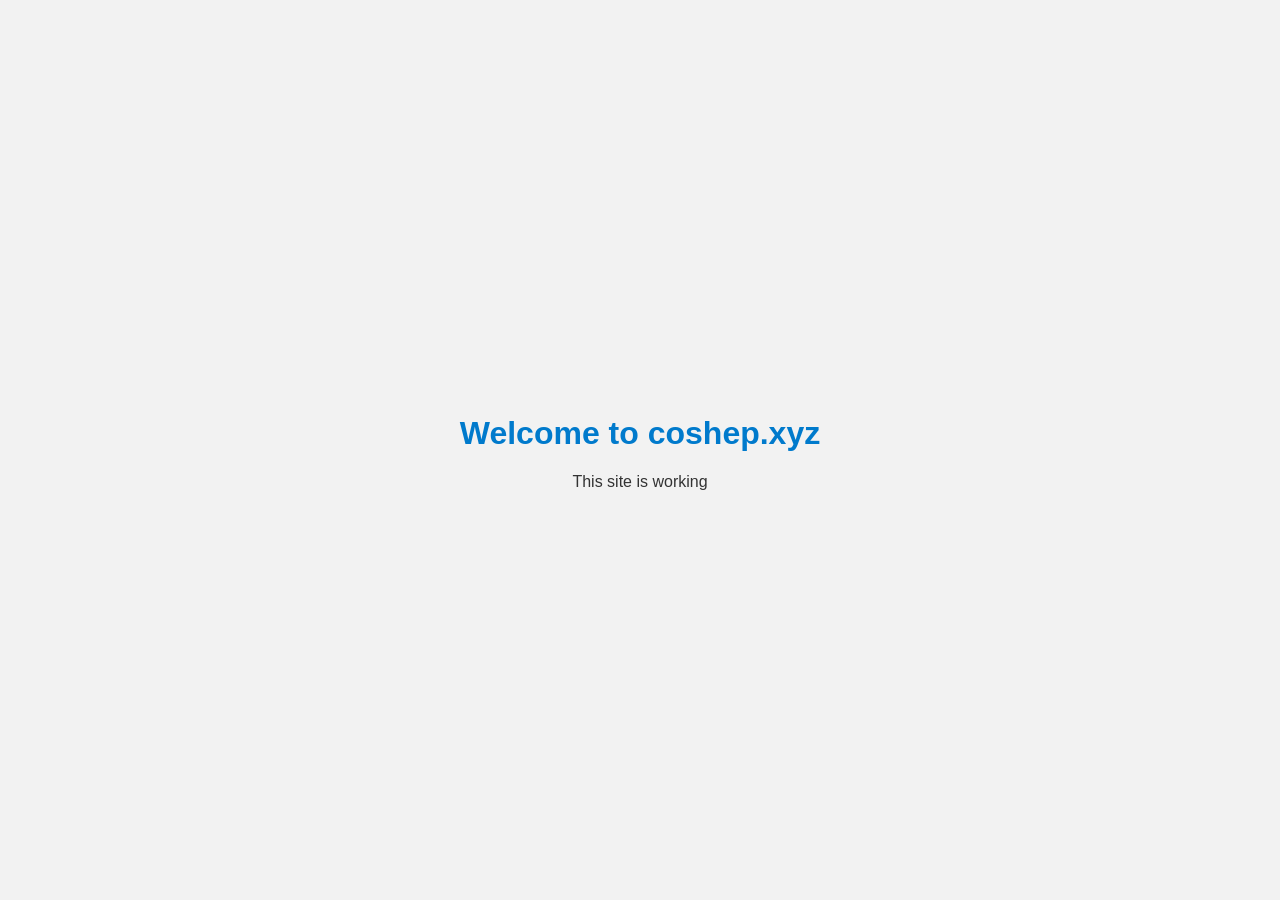
<file: index.htm>
<!DOCTYPE html>
<html lang="en">
<head>
  <meta charset="UTF-8">
  <meta name="viewport" content="width=device-width, initial-scale=1.0">
  <title>Coshep</title>
  <style>
    body {
      font-family: Arial, sans-serif;
      background: #f2f2f2;
      margin: 0;
      padding: 0;
      display: flex;
      justify-content: center;
      align-items: center;
      height: 100vh;
      color: #333;
    }
    .container {
      text-align: center;
    }
    h1 {
      color: #007acc;
    }
  </style>
</head>
<body>
  <div class="container">
    <h1>Welcome to coshep.xyz </h1>
    <p>This site is working</p>
  </div>
</body>
</html>
</file>
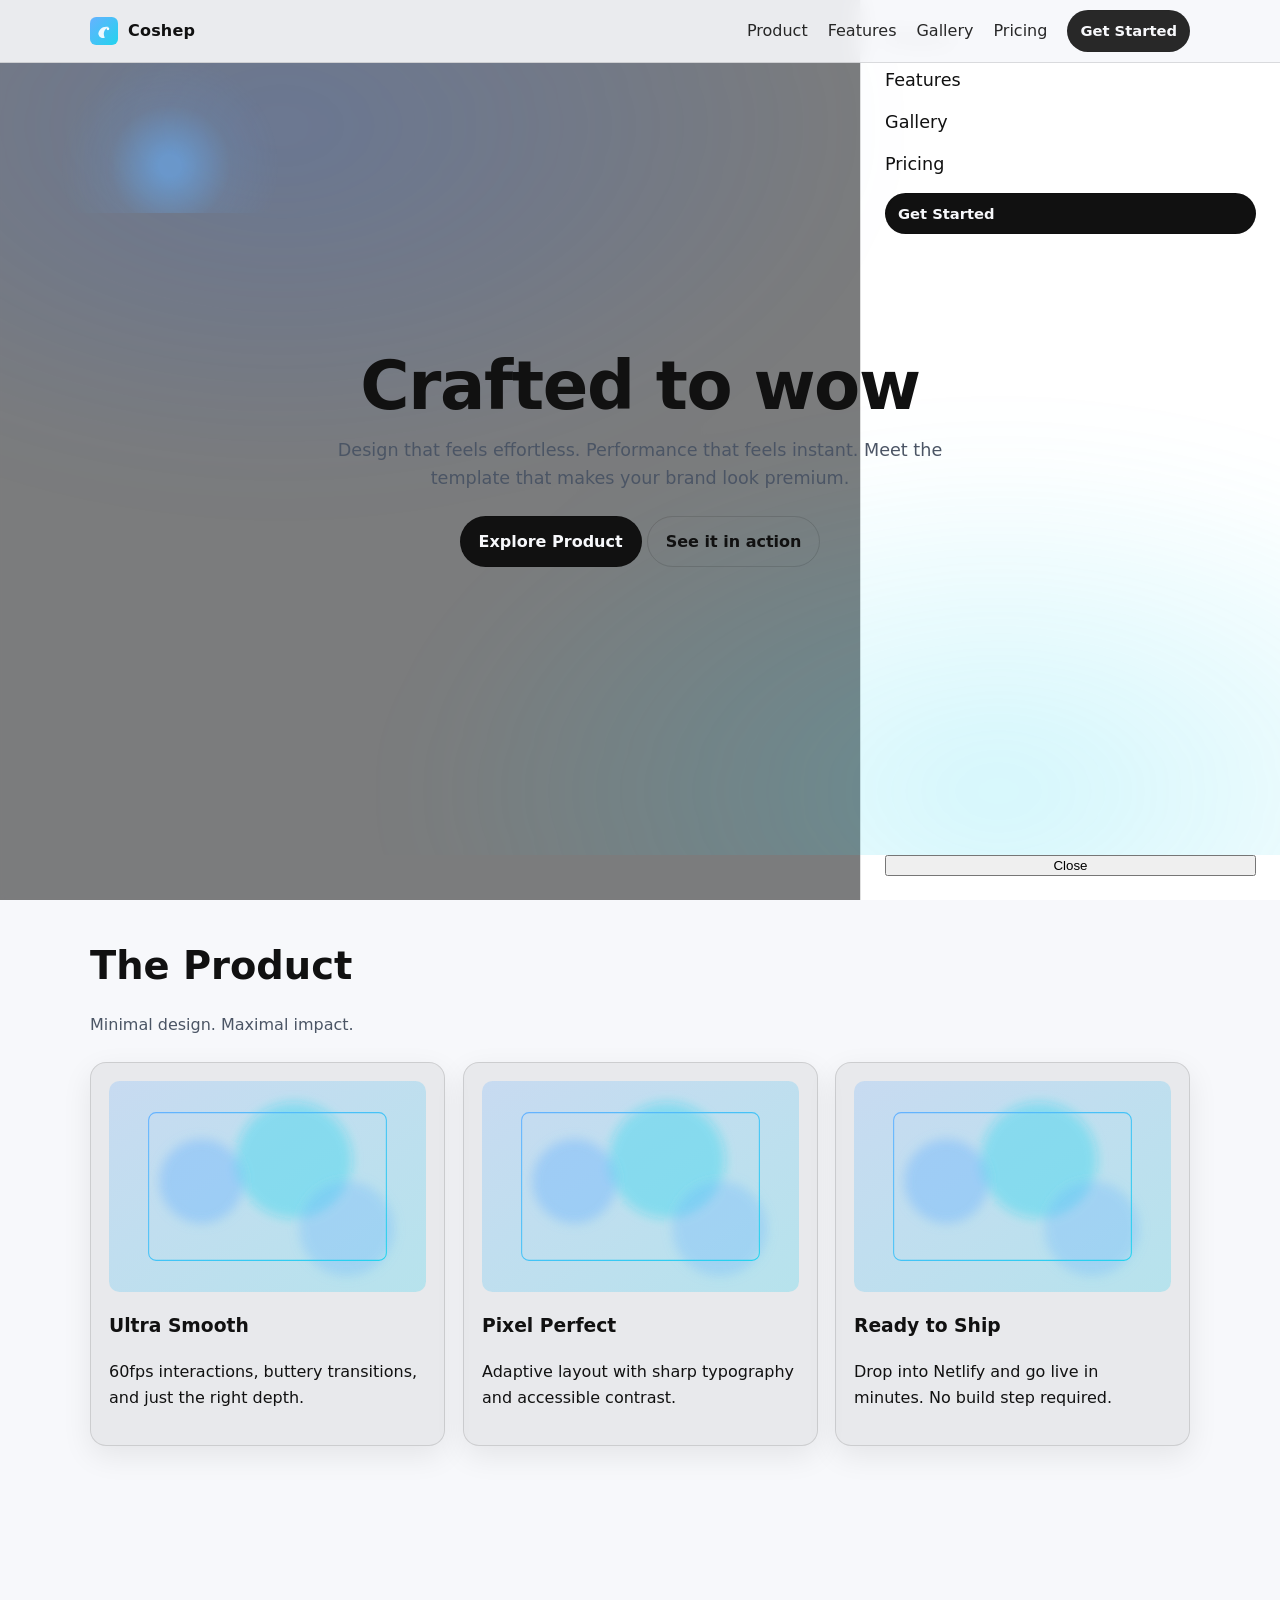
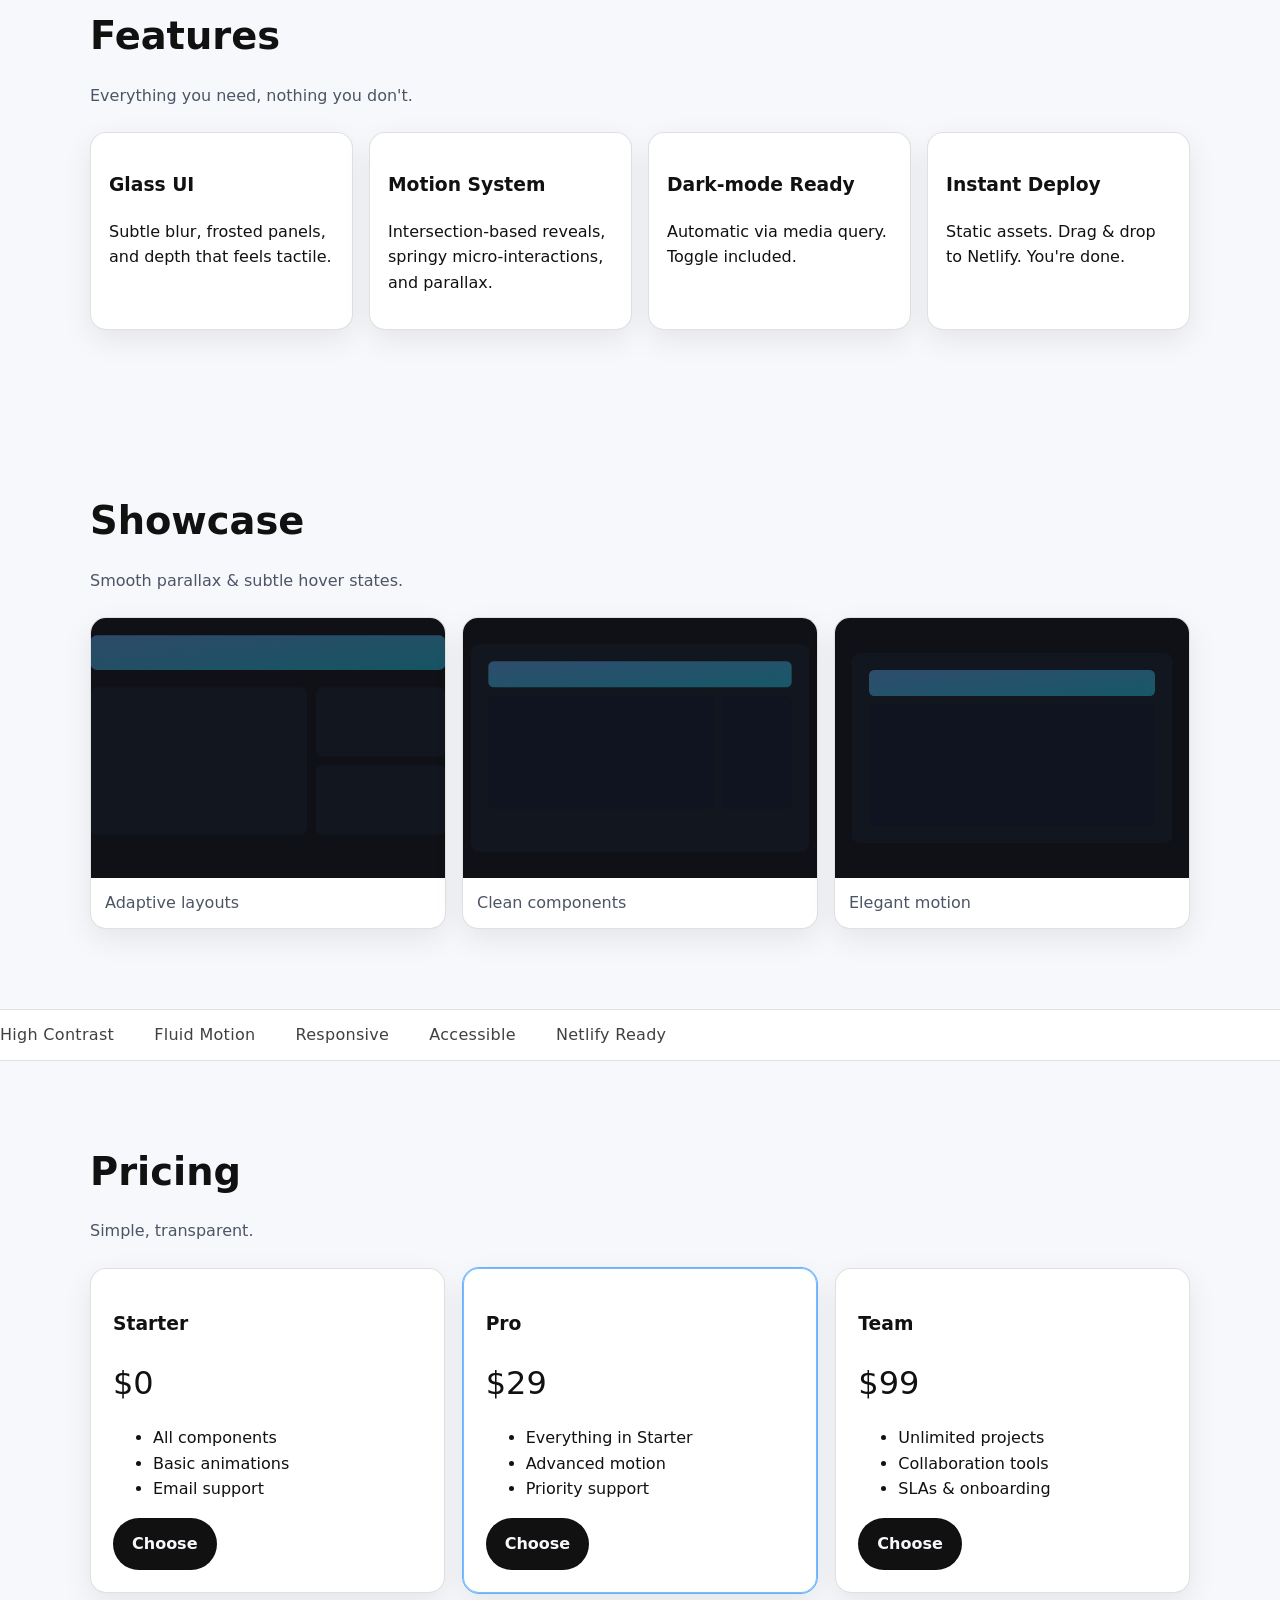
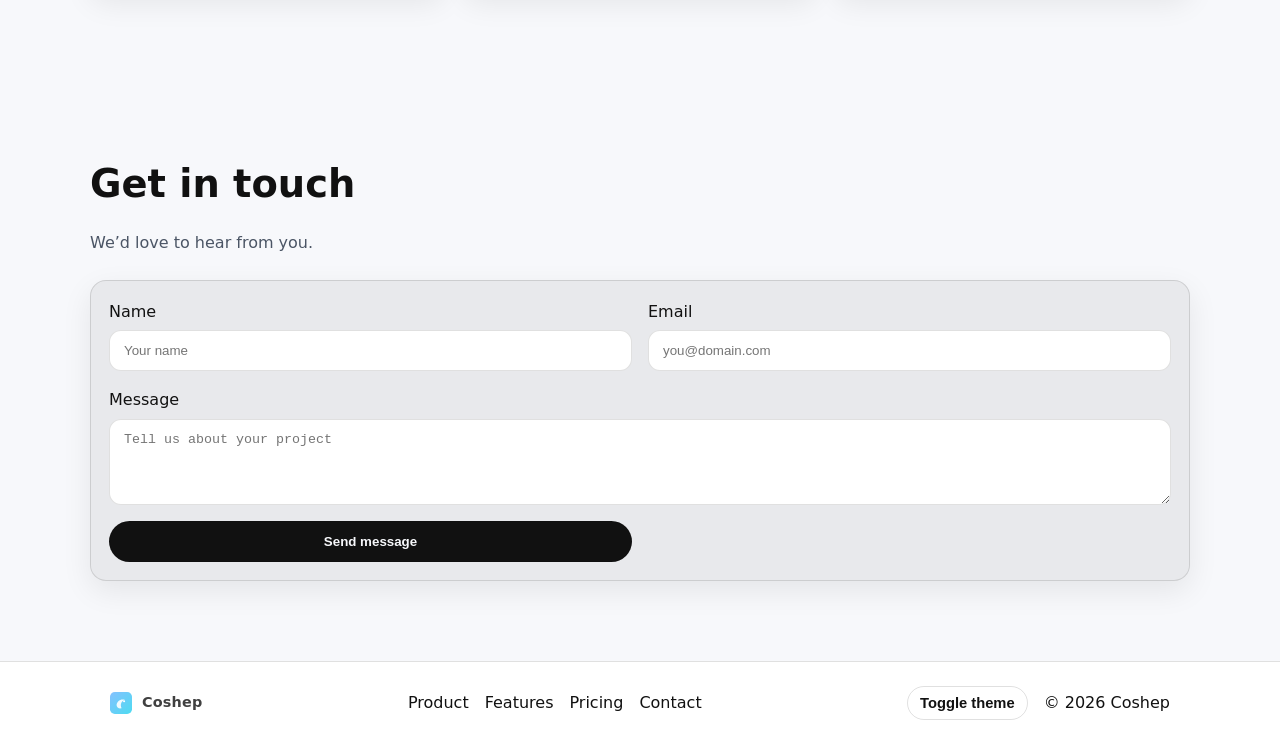
<file: index.html>
<!DOCTYPE html>
<html lang="en">
<head>
  <meta charset="UTF-8" />
  <meta name="viewport" content="width=device-width, initial-scale=1" />
  <title>Coshep — Next-Gen Experience</title>
  <meta name="description" content="A sleek, animated, Apple-style template. Built to wow." />
  <meta property="og:title" content="Coshep — Next-Gen Experience" />
  <meta property="og:description" content="A sleek, animated, Apple-style template. Built to wow." />
  <meta property="og:type" content="website" />
  <meta name="theme-color" content="#0b0c10" />
  <link rel="icon" href="assets/favicon.svg" type="image/svg+xml" />
  <link rel="preload" href="assets/hero.svg" as="image" type="image/svg+xml">
  <link rel="stylesheet" href="styles.css" />
</head>
<body>
  <a class="skip-link" href="#main">Skip to content</a>

  <header class="site-header" data-blur>
    <div class="container nav">
      <div class="brand">
        <img src="assets/logo.svg" alt="Coshep logo" width="28" height="28" />
        <span>Coshep</span>
      </div>
      <nav class="primary-nav" aria-label="Primary">
        <a href="#product">Product</a>
        <a href="#features">Features</a>
        <a href="#gallery">Gallery</a>
        <a href="#pricing">Pricing</a>
        <a href="#contact" class="btn small">Get Started</a>
      </nav>
      <button class="nav-toggle" aria-expanded="false" aria-controls="nav-drawer" aria-label="Open menu">
        <span></span><span></span><span></span>
      </button>
    </div>
  </header>

  <aside id="nav-drawer" class="nav-drawer" hidden>
    <nav aria-label="Mobile">
      <a href="#product">Product</a>
      <a href="#features">Features</a>
      <a href="#gallery">Gallery</a>
      <a href="#pricing">Pricing</a>
      <a href="#contact" class="btn small">Get Started</a>
      <button class="close-drawer" aria-label="Close menu">Close</button>
    </nav>
  </aside>

  <main id="main">
    <!-- HERO -->
    <section class="hero full-bleed" aria-label="Hero">
      <div class="hero-bg">
        <div class="gradient"></div>
        <canvas id="orb"></canvas>
      </div>
      <div class="container hero-inner">
        <h1 class="reveal-up">Crafted to <strong>wow</strong></h1>
        <p class="reveal-up delay-1">
          Design that feels effortless. Performance that feels instant. Meet the template that makes your brand look premium.
        </p>
        <div class="cta reveal-up delay-2">
          <a href="#product" class="btn">Explore Product</a>
          <a href="#gallery" class="btn ghost">See it in action</a>
        </div>
      </div>
    </section>

    <!-- PRODUCT -->
    <section id="product" class="section container">
      <div class="section-head">
        <h2 class="reveal-up">The Product</h2>
        <p class="muted reveal-up delay-1">Minimal design. Maximal impact.</p>
      </div>
      <div class="product-grid">
        <div class="product-card tilt reveal-up">
          <img src="assets/hero.svg" alt="Product visual" />
          <h3>Ultra Smooth</h3>
          <p>60fps interactions, buttery transitions, and just the right depth.</p>
        </div>
        <div class="product-card tilt reveal-up delay-1">
          <img src="assets/hero.svg" alt="Product visual" />
          <h3>Pixel Perfect</h3>
          <p>Adaptive layout with sharp typography and accessible contrast.</p>
        </div>
        <div class="product-card tilt reveal-up delay-2">
          <img src="assets/hero.svg" alt="Product visual" />
          <h3>Ready to Ship</h3>
          <p>Drop into Netlify and go live in minutes. No build step required.</p>
        </div>
      </div>
    </section>

    <!-- FEATURES -->
    <section id="features" class="section container">
      <div class="section-head">
        <h2 class="reveal-up">Features</h2>
        <p class="muted reveal-up delay-1">Everything you need, nothing you don't.</p>
      </div>
      <ul class="features-list">
        <li class="feature reveal-up">
          <h3>Glass UI</h3>
          <p>Subtle blur, frosted panels, and depth that feels tactile.</p>
        </li>
        <li class="feature reveal-up delay-1">
          <h3>Motion System</h3>
          <p>Intersection-based reveals, springy micro-interactions, and parallax.</p>
        </li>
        <li class="feature reveal-up delay-2">
          <h3>Dark-mode Ready</h3>
          <p>Automatic via media query. Toggle included.</p>
        </li>
        <li class="feature reveal-up delay-3">
          <h3>Instant Deploy</h3>
          <p>Static assets. Drag & drop to Netlify. You're done.</p>
        </li>
      </ul>
    </section>

    <!-- GALLERY -->
    <section id="gallery" class="section container">
      <div class="section-head">
        <h2 class="reveal-up">Showcase</h2>
        <p class="muted reveal-up delay-1">Smooth parallax & subtle hover states.</p>
      </div>
      <div class="gallery">
        <figure class="panel reveal-up"><img src="assets/mock-1.svg" alt="Showcase item 1"><figcaption>Adaptive layouts</figcaption></figure>
        <figure class="panel reveal-up delay-1"><img src="assets/mock-2.svg" alt="Showcase item 2"><figcaption>Clean components</figcaption></figure>
        <figure class="panel reveal-up delay-2"><img src="assets/mock-3.svg" alt="Showcase item 3"><figcaption>Elegant motion</figcaption></figure>
      </div>
    </section>

    <!-- MARQUEE -->
    <section class="marquee" aria-label="Highlights">
      <div class="track">
        <span>High Contrast</span>
        <span>Fluid Motion</span>
        <span>Responsive</span>
        <span>Accessible</span>
        <span>Netlify Ready</span>
      </div>
    </section>

    <!-- PRICING -->
    <section id="pricing" class="section container">
      <div class="section-head">
        <h2 class="reveal-up">Pricing</h2>
        <p class="muted reveal-up delay-1">Simple, transparent.</p>
      </div>
      <div class="pricing">
        <div class="price-card reveal-up">
          <h3>Starter</h3>
          <p class="price">$0</p>
          <ul>
            <li>All components</li>
            <li>Basic animations</li>
            <li>Email support</li>
          </ul>
          <a href="#contact" class="btn">Choose</a>
        </div>
        <div class="price-card featured reveal-up delay-1">
          <h3>Pro</h3>
          <p class="price">$29</p>
          <ul>
            <li>Everything in Starter</li>
            <li>Advanced motion</li>
            <li>Priority support</li>
          </ul>
          <a href="#contact" class="btn">Choose</a>
        </div>
        <div class="price-card reveal-up delay-2">
          <h3>Team</h3>
          <p class="price">$99</p>
          <ul>
            <li>Unlimited projects</li>
            <li>Collaboration tools</li>
            <li>SLAs & onboarding</li>
          </ul>
          <a href="#contact" class="btn">Choose</a>
        </div>
      </div>
    </section>

    <!-- CONTACT -->
    <section id="contact" class="section container">
      <div class="section-head">
        <h2 class="reveal-up">Get in touch</h2>
        <p class="muted reveal-up delay-1">We’d love to hear from you.</p>
      </div>
      <form class="contact reveal-up" name="contact" method="POST" data-netlify="true">
        <input type="hidden" name="form-name" value="contact" />
        <label>
          <span>Name</span>
          <input name="name" required placeholder="Your name" />
        </label>
        <label>
          <span>Email</span>
          <input name="email" type="email" required placeholder="you@domain.com" />
        </label>
        <label class="full">
          <span>Message</span>
          <textarea name="message" rows="4" required placeholder="Tell us about your project"></textarea>
        </label>
        <button class="btn" type="submit">Send message</button>
      </form>
    </section>
  </main>

  <footer class="site-footer">
    <div class="container footer-inner">
      <div class="brand small">
        <img src="assets/logo.svg" width="22" height="22" alt="Coshep logo" />
        <span>Coshep</span>
      </div>
      <nav aria-label="Footer">
        <a href="#product">Product</a>
        <a href="#features">Features</a>
        <a href="#pricing">Pricing</a>
        <a href="#contact">Contact</a>
      </nav>
      <div class="meta">
        <button id="theme-toggle" class="btn ghost small" aria-pressed="false">Toggle theme</button>
        <span>© <span id="year"></span> Coshep</span>
      </div>
    </div>
  </footer>

  <script src="app.js"></script>
</body>
</html>
</file>
<file: styles.css>
/* Core tokens */
:root{
  --bg: #0b0c10;
  --bg-2: #0f1117;
  --text: #e6e6e6;
  --muted: #9aa3b2;
  --accent: #66b2ff;
  --glass: rgba(255,255,255,0.06);
  --border: rgba(255,255,255,0.12);
  --shadow: 0 10px 30px rgba(0,0,0,0.45);
  --radius: 16px;
  --ease: cubic-bezier(.2,.8,.2,1);
}

@media (prefers-color-scheme: light){
  :root{
    --bg: #f7f8fb;
    --bg-2: #fff;
    --text: #111;
    --muted: #4b5565;
    --glass: rgba(0,0,0,0.06);
    --border: rgba(0,0,0,0.12);
    --shadow: 0 10px 30px rgba(0,0,0,0.08);
  }
}

*{box-sizing:border-box}
html,body{height:100%}
body{
  margin:0;
  background: var(--bg);
  color: var(--text);
  font: 16px/1.6 system-ui, -apple-system, Segoe UI, Roboto, Inter, "Helvetica Neue", Arial, Noto Sans, "Apple Color Emoji","Segoe UI Emoji";
  text-rendering: optimizeLegibility;
}

/* Layout helpers */
.container{max-width:1100px;margin:0 auto;padding:0 20px}
.full-bleed{position:relative;overflow:hidden}

.skip-link{position:absolute;left:-9999px;top:auto}
.skip-link:focus{left:16px;top:16px;background:#000;color:#fff;padding:8px 12px;border-radius:8px}

/* Header */
.site-header{
  position:sticky;top:0;z-index:50;
  background: color-mix(in srgb, var(--bg), transparent 10%);
  backdrop-filter: blur(10px);
  border-bottom:1px solid var(--border);
}
.site-header .nav{
  display:flex;align-items:center;justify-content:space-between;padding:10px 0;
}
.brand{display:flex;align-items:center;gap:10px;font-weight:600;letter-spacing:.2px}
.brand.small{opacity:.8;font-size:.9rem}
.primary-nav{display:flex;gap:20px;align-items:center}
.primary-nav a{opacity:.9}
.nav-toggle{display:none;background:none;border:0;cursor:pointer}
.nav-toggle span{display:block;width:22px;height:2px;background:var(--text);margin:5px 0;transition:.25s var(--ease)}

[data-blur].scrolled{box-shadow: var(--shadow)}

/* Hero */
.hero{min-height:88vh;display:grid;place-items:center;text-align:center}
.hero-bg{position:absolute;inset:0}
.hero-bg .gradient{
  position:absolute;inset:-20%;background:radial-gradient(1000px 600px at 30% 20%, #2563eb33, transparent 60%), radial-gradient(1000px 600px at 70% 80%, #22d3ee33, transparent 60%);
  filter: blur(40px);
}
#orb{position:absolute;inset:0;opacity:.6}
.hero-inner{position:relative;padding:100px 0}
.hero h1{font-size:clamp(2.2rem,6vw,4.2rem);line-height:1.1;letter-spacing:-.02em;margin:0 0 12px}
.hero p{max-width:680px;margin:0 auto 24px;color:var(--muted);font-size:1.1rem}

/* Buttons */
.btn{display:inline-block;padding:12px 18px;border-radius:999px;border:1px solid var(--border);background:var(--text);color:var(--bg);text-decoration:none;font-weight:600;transition:transform .2s var(--ease), box-shadow .2s var(--ease)}
.btn:hover{transform:translateY(-1px);box-shadow: var(--shadow)}
.btn.ghost{background:transparent;color:var(--text)}
.btn.small{padding:8px 12px;font-weight:600;font-size:.92rem}

/* Sections */
.section{padding:80px 0}
.section-head{margin-bottom:24px}
.section-head h2{font-size:clamp(1.6rem,4vw,2.4rem);margin:0 0 4px}
.muted{color:var(--muted)}

/* Product grid */
.product-grid{display:grid;grid-template-columns:repeat(3,1fr);gap:18px}
.product-card{
  background: var(--glass); border:1px solid var(--border);
  padding:18px;border-radius:var(--radius);box-shadow: var(--shadow);
  transform-style: preserve-3d; will-change: transform;
}
.product-card img{width:100%;height:auto;display:block;margin-bottom:10px}

/* Features */
.features-list{display:grid;grid-template-columns:repeat(4,1fr);gap:16px;list-style:none;padding:0;margin:0}
.feature{background:var(--bg-2);border:1px solid var(--border);border-radius:var(--radius);padding:18px;box-shadow: var(--shadow)}

/* Gallery */
.gallery{display:grid;grid-template-columns:repeat(3,1fr);gap:16px}
.panel{margin:0;background:var(--bg-2);border:1px solid var(--border);border-radius:var(--radius);overflow:hidden;box-shadow: var(--shadow)}
.panel img{display:block;width:100%;height:260px;object-fit:cover}
.panel figcaption{padding:12px 14px;color:var(--muted)}

/* Marquee */
.marquee{overflow:hidden;border-block:1px solid var(--border);padding:12px 0;background:var(--bg-2)}
.marquee .track{display:flex;gap:40px;white-space:nowrap;animation:scroll 20s linear infinite}
.marquee span{opacity:.8;letter-spacing:.3px}
@keyframes scroll{to{transform:translateX(-50%)}}

/* Pricing */
.pricing{display:grid;grid-template-columns:repeat(3,1fr);gap:18px}
.price-card{background:var(--bg-2);border:1px solid var(--border);border-radius:var(--radius);padding:22px;box-shadow: var(--shadow)}
.price-card .price{font-size:2rem;margin:.2rem 0 1rem}
.price-card.featured{border-color: color-mix(in srgb, var(--accent), var(--border) 20%); outline: 1px solid var(--accent)}

/* Contact */
.contact{display:grid;grid-template-columns:repeat(2,1fr);gap:16px;background:var(--glass);border:1px solid var(--border);padding:18px;border-radius:var(--radius);box-shadow: var(--shadow)}
.contact label{display:grid;gap:6px}
.contact label.full{grid-column:1/-1}
input,textarea{
  background:var(--bg-2);border:1px solid var(--border);color:var(--text);
  padding:12px 14px;border-radius:12px;outline:0;transition:border .2s var(--ease), box-shadow .2s var(--ease)
}
input:focus,textarea:focus{border-color: var(--accent); box-shadow: 0 0 0 4px color-mix(in srgb, var(--accent), transparent 70%)}

/* Footer */
.site-footer{border-top:1px solid var(--border);padding:24px 0;background:var(--bg-2)}
.footer-inner{display:flex;align-items:center;justify-content:space-between;gap:16px;flex-wrap:wrap}
.site-footer nav{display:flex;gap:16px}
.meta{display:flex;gap:16px;align-items:center}

/* Reveal animations */
.reveal-up{opacity:0;transform:translateY(16px);transition:opacity .6s var(--ease), transform .6s var(--ease)}
.reveal-up.is-visible{opacity:1;transform:translateY(0)}
.delay-1{transition-delay:.08s}
.delay-2{transition-delay:.16s}
.delay-3{transition-delay:.24s}

/* Responsive */
@media (max-width: 980px){
  .product-grid{grid-template-columns:1fr 1fr}
  .features-list{grid-template-columns:1fr 1fr}
  .gallery{grid-template-columns:1fr 1fr}
  .pricing{grid-template-columns:1fr}
}

@media (max-width: 720px){
  .primary-nav{display:none}
  .nav-toggle{display:block}
  .hero{min-height:78vh}
  .contact{grid-template-columns:1fr}
  .gallery{grid-template-columns:1fr}
  .product-grid{grid-template-columns:1fr}
}

/* Drawer */
.nav-drawer{position:fixed;inset:0;background:rgba(0,0,0,.5);backdrop-filter: blur(3px);display:grid;place-items:end}
.nav-drawer nav{width:min(90vw,420px);height:100%;background:var(--bg-2);border-left:1px solid var(--border);padding:24px;display:flex;flex-direction:column;gap:14px}
.nav-drawer a{font-size:1.1rem}
.close-drawer{margin-top:auto}

/* Accessibility & motion */
@media (prefers-reduced-motion: reduce){
  *{animation: none !important; transition: none !important}
  .reveal-up{opacity:1;transform:none}
}

/* Links */
a{color:inherit;text-decoration:none}
a:hover{text-decoration:underline}
</file>
